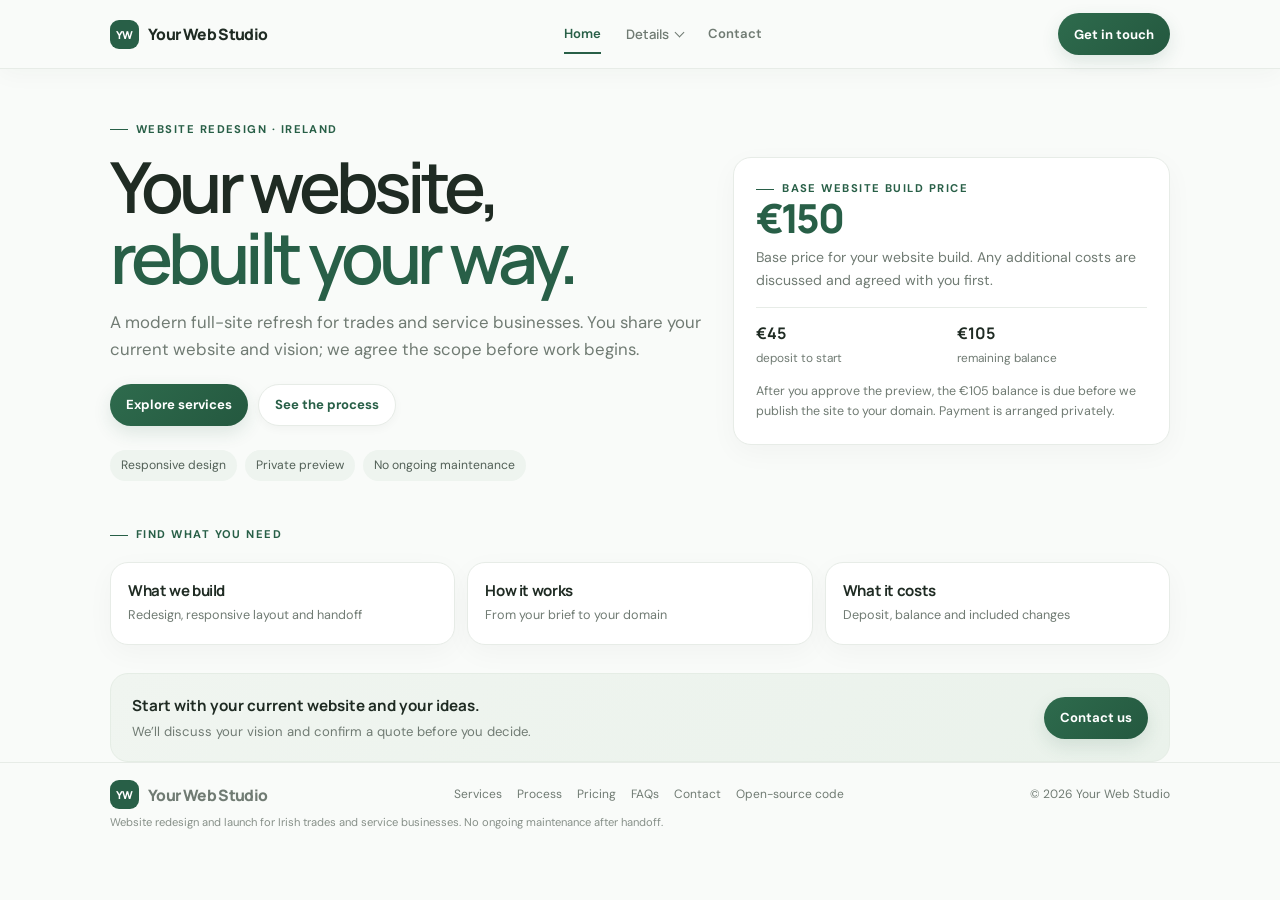
<file: index.html>
<!doctype html><html lang="en"><head><meta charset="utf-8"><meta name="viewport" content="width=device-width,initial-scale=1"><meta name="theme-color" content="#fbfcfa"><meta name="description" content="Website redesigns for Irish trades and service businesses. A clear €150 base website price, private preview and client-owned domain handoff."><title>Home — Your Web Studio</title><link rel="preconnect" href="https://fonts.googleapis.com"><link rel="preconnect" href="https://fonts.gstatic.com" crossorigin><link href="https://fonts.googleapis.com/css2?family=DM+Sans:wght@400;500;600;700&family=Manrope:wght@400;500;600;700;800&display=swap" rel="stylesheet"><link rel="stylesheet" href="styles.css"></head><body>
<header class="site-header"><div class="wrap nav"><a class="brand" href="index.html"><span class="brand-mark">YW</span><span>Your Web Studio</span></a><nav class="nav-links" aria-label="Main navigation"><a href="index.html" aria-current="page">Home</a><details class="nav-dropdown"><summary>Details</summary><div class="dropdown-menu"><a href="services.html">Services</a><a href="process.html">Process</a><a href="pricing.html">Pricing</a><a href="faqs.html">FAQs</a></div></details><a href="contact.html">Contact</a></nav><a class="nav-cta" href="contact.html">Get in touch</a></div></header>
<main><section class="hero"><div class="wrap hero-grid"><div class="hero-copy"><div class="eyebrow">Website redesign · Ireland</div><h1>Your website,<br><em>rebuilt your way.</em></h1><p>A modern full-site refresh for trades and service businesses. You share your current website and vision; we agree the scope before work begins.</p><div class="actions"><a class="button" href="services.html">Explore services</a><a class="button secondary" href="process.html">See the process</a></div><div class="highlights"><span>Responsive design</span><span>Private preview</span><span>No ongoing maintenance</span></div></div><aside class="price-panel"><div class="eyebrow">Base website build price</div><div class="price">€150</div><p>Base price for your website build. Any additional costs are discussed and agreed with you first.</p><div class="price-split"><div><strong>€45</strong><span>deposit to start</span></div><div><strong>€105</strong><span>remaining balance</span></div></div><div class="small-note">After you approve the preview, the €105 balance is due before we publish the site to your domain. Payment is arranged privately.</div></aside></div></section>
<section class="wrap"><div class="eyebrow">Find what you need</div><div class="home-links"><a class="home-link" href="services.html"><strong>What we build</strong><span>Redesign, responsive layout and handoff</span></a><a class="home-link" href="process.html"><strong>How it works</strong><span>From your brief to your domain</span></a><a class="home-link" href="pricing.html"><strong>What it costs</strong><span>Deposit, balance and included changes</span></a></div><div class="home-contact"><div><strong>Start with your current website and your ideas.</strong><p>We’ll discuss your vision and confirm a quote before you decide.</p></div><a class="button" href="contact.html">Contact us</a></div></section></main>
<footer class="footer"><div class="wrap"><div class="footer-inner"><a class="brand" href="index.html"><span class="brand-mark">YW</span><span>Your Web Studio</span></a><div class="footer-links"><a href="services.html">Services</a><a href="process.html">Process</a><a href="pricing.html">Pricing</a><a href="faqs.html">FAQs</a><a href="contact.html">Contact</a><a href="https://github.com/odysseyjakub/greatmaster7524demo">Open-source code</a></div><span>© <span id="year">2026</span> Your Web Studio</span></div><div class="foot-note">Website redesign and launch for Irish trades and service businesses. No ongoing maintenance after handoff.</div></div></footer><script>document.getElementById('year').textContent=new Date().getFullYear();</script></body></html>
</file>
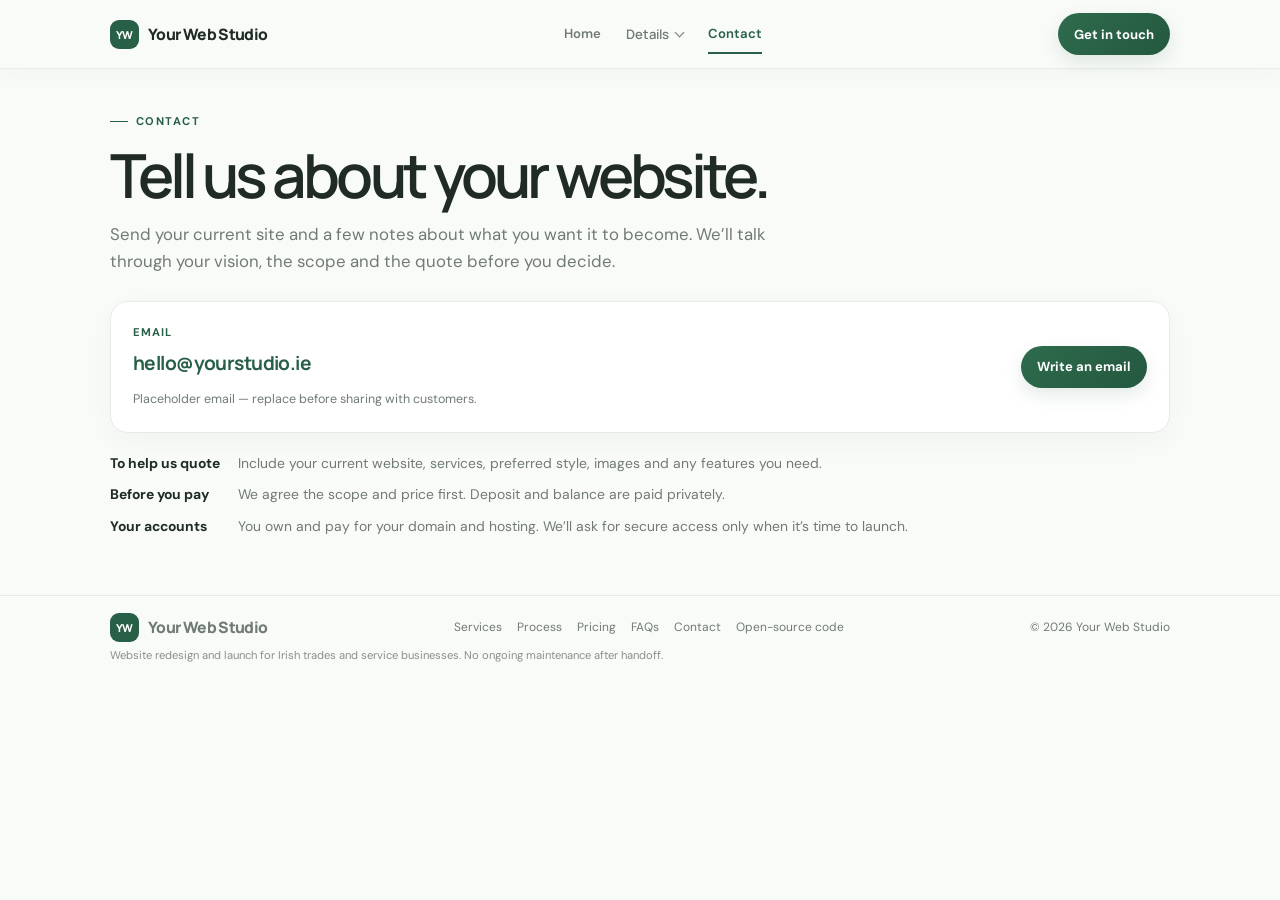
<file: contact.html>
<!doctype html><html lang="en"><head><meta charset="utf-8"><meta name="viewport" content="width=device-width,initial-scale=1"><meta name="theme-color" content="#fbfcfa"><meta name="description" content="Website redesigns for Irish trades and service businesses. A clear €150 project fee, private preview and client-owned domain handoff."><title>Contact — Your Web Studio</title><link rel="preconnect" href="https://fonts.googleapis.com"><link rel="preconnect" href="https://fonts.gstatic.com" crossorigin><link href="https://fonts.googleapis.com/css2?family=DM+Sans:wght@400;500;600;700&family=Manrope:wght@400;500;600;700;800&display=swap" rel="stylesheet"><link rel="stylesheet" href="styles.css"></head><body><header class="site-header"><div class="wrap nav"><a class="brand" href="index.html"><span class="brand-mark">YW</span><span>Your Web Studio</span></a><nav class="nav-links" aria-label="Main navigation"><a href="index.html">Home</a><details class="nav-dropdown"><summary>Details</summary><div class="dropdown-menu"><a href="services.html">Services</a><a href="process.html">Process</a><a href="pricing.html">Pricing</a><a href="faqs.html">FAQs</a></div></details><a href="contact.html" aria-current="page">Contact</a></nav><a class="nav-cta" href="contact.html">Get in touch</a></div></header><main><section class="page"><div class="wrap"><div class="page-head"><div class="eyebrow">Contact</div><h1 class="page-title">Tell us about your website.</h1><p class="lead">Send your current site and a few notes about what you want it to become. We’ll talk through your vision, the scope and the quote before you decide.</p></div><div class="contact-card"><div><div class="card-kicker">Email</div><a class="contact-email" href="mailto:hello@yourstudio.ie?subject=Website%20redesign%20enquiry">hello@yourstudio.ie</a><div class="small-note">Placeholder email — replace before sharing with customers.</div></div><a class="button" href="mailto:hello@yourstudio.ie?subject=Website%20redesign%20enquiry">Write an email</a></div><div class="contact-details"><div class="detail"><b>To help us quote</b><span>Include your current website, services, preferred style, images and any features you need.</span></div><div class="detail"><b>Before you pay</b><span>We agree the scope and price first. Deposit and balance are paid privately.</span></div><div class="detail"><b>Your accounts</b><span>You own and pay for your domain and hosting. We’ll ask for secure access only when it’s time to launch.</span></div></div></div></section></main><footer class="footer"><div class="wrap"><div class="footer-inner"><a class="brand" href="index.html"><span class="brand-mark">YW</span><span>Your Web Studio</span></a><div class="footer-links"><a href="services.html">Services</a><a href="process.html">Process</a><a href="pricing.html">Pricing</a><a href="faqs.html">FAQs</a><a href="contact.html">Contact</a><a href="https://github.com/odysseyjakub/greatmaster7524demo">Open-source code</a></div><span>© <span id="year">2026</span> Your Web Studio</span></div><div class="foot-note">Website redesign and launch for Irish trades and service businesses. No ongoing maintenance after handoff.</div></div></footer><script>document.getElementById('year').textContent=new Date().getFullYear();</script></body></html>
</file>
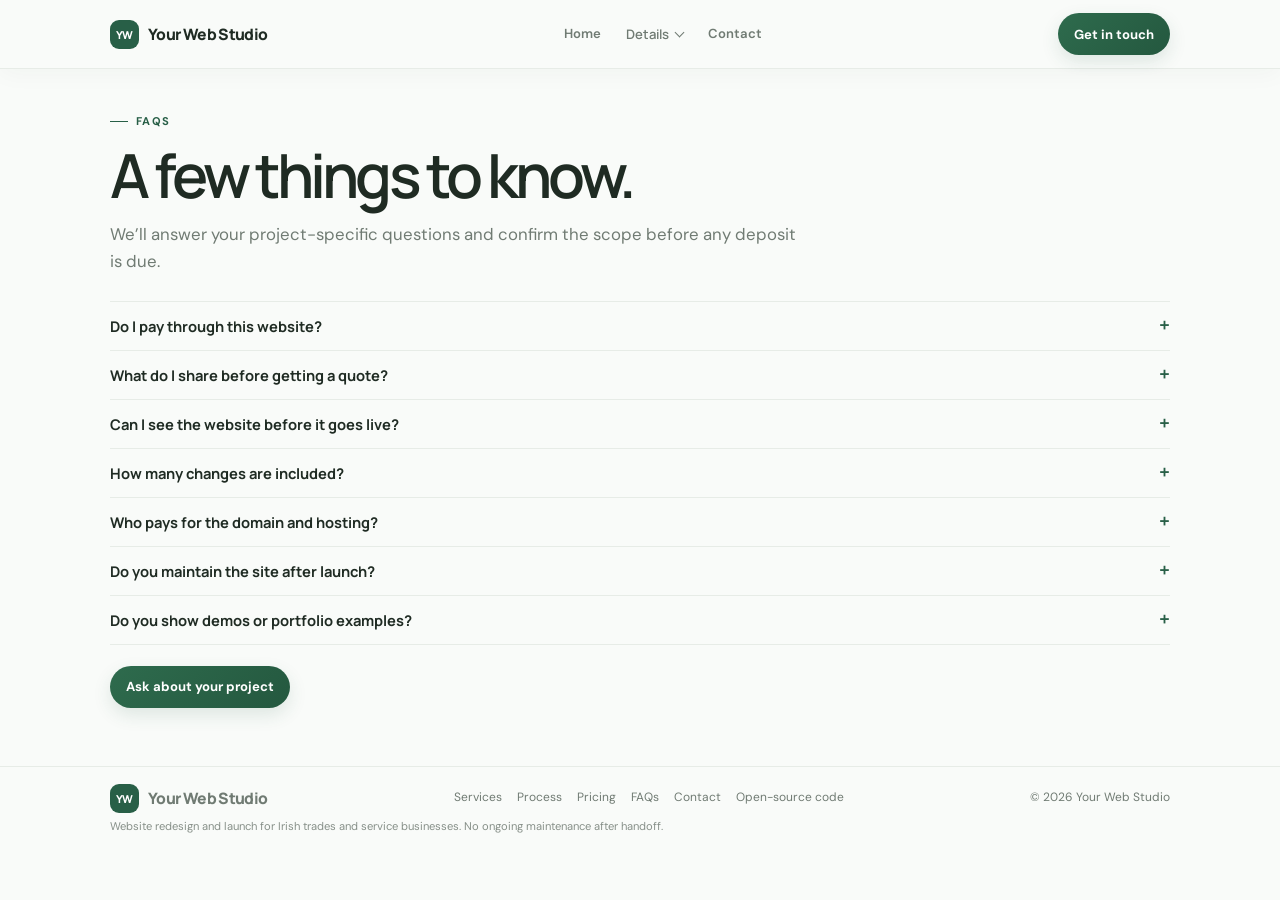
<file: faqs.html>
<!doctype html><html lang="en"><head><meta charset="utf-8"><meta name="viewport" content="width=device-width,initial-scale=1"><meta name="theme-color" content="#fbfcfa"><meta name="description" content="Website redesigns for Irish trades and service businesses. A clear €150 project fee, private preview and client-owned domain handoff."><title>FAQs — Your Web Studio</title><link rel="preconnect" href="https://fonts.googleapis.com"><link rel="preconnect" href="https://fonts.gstatic.com" crossorigin><link href="https://fonts.googleapis.com/css2?family=DM+Sans:wght@400;500;600;700&family=Manrope:wght@400;500;600;700;800&display=swap" rel="stylesheet"><link rel="stylesheet" href="styles.css"></head><body><header class="site-header"><div class="wrap nav"><a class="brand" href="index.html"><span class="brand-mark">YW</span><span>Your Web Studio</span></a><nav class="nav-links" aria-label="Main navigation"><a href="index.html">Home</a><details class="nav-dropdown"><summary>Details</summary><div class="dropdown-menu"><a href="services.html">Services</a><a href="process.html">Process</a><a href="pricing.html">Pricing</a><a href="faqs.html" aria-current="page">FAQs</a></div></details><a href="contact.html">Contact</a></nav><a class="nav-cta" href="contact.html">Get in touch</a></div></header><main><section class="page"><div class="wrap"><div class="page-head"><div class="eyebrow">FAQs</div><h1 class="page-title">A few things to know.</h1><p class="lead">We’ll answer your project-specific questions and confirm the scope before any deposit is due.</p></div><div class="faq"><details><summary>Do I pay through this website?<span class="plus">+</span></summary><p>No. There is no checkout here. If we agree to work together, payment is arranged privately using a method that works for both of us.</p></details><details><summary>What do I share before getting a quote?<span class="plus">+</span></summary><p>Send your current website and describe what you want to change. You can also share your preferred style, images and features.</p></details><details><summary>Can I see the website before it goes live?<span class="plus">+</span></summary><p>Yes. You receive a private preview on a temporary link. After approval, the €105 remaining balance is due before we publish the site to your domain.</p></details><details><summary>How many changes are included?<span class="plus">+</span></summary><p>One revision round is included in the agreed project. We price any further rounds or additional work with you before proceeding.</p></details><details><summary>Who pays for the domain and hosting?<span class="plus">+</span></summary><p>You own and pay for your domain and hosting. For launch, provide access using a secure invite or account permission rather than sending a password in a public message.</p></details><details><summary>Do you maintain the site after launch?<span class="plus">+</span></summary><p>No. The project ends with launch and handoff. We explain the site's features and editing, and share its open-source code on GitHub for future changes.</p></details><details><summary>Do you show demos or portfolio examples?<span class="plus">+</span></summary><p>We don’t publish demos or portfolio examples by default. Your own site is shared through a private preview while we work on your project.</p></details></div><div class="actions"><a class="button" href="contact.html">Ask about your project</a></div></div></section></main><footer class="footer"><div class="wrap"><div class="footer-inner"><a class="brand" href="index.html"><span class="brand-mark">YW</span><span>Your Web Studio</span></a><div class="footer-links"><a href="services.html">Services</a><a href="process.html">Process</a><a href="pricing.html">Pricing</a><a href="faqs.html">FAQs</a><a href="contact.html">Contact</a><a href="https://github.com/odysseyjakub/greatmaster7524demo">Open-source code</a></div><span>© <span id="year">2026</span> Your Web Studio</span></div><div class="foot-note">Website redesign and launch for Irish trades and service businesses. No ongoing maintenance after handoff.</div></div></footer><script>document.getElementById('year').textContent=new Date().getFullYear();</script></body></html>
</file>
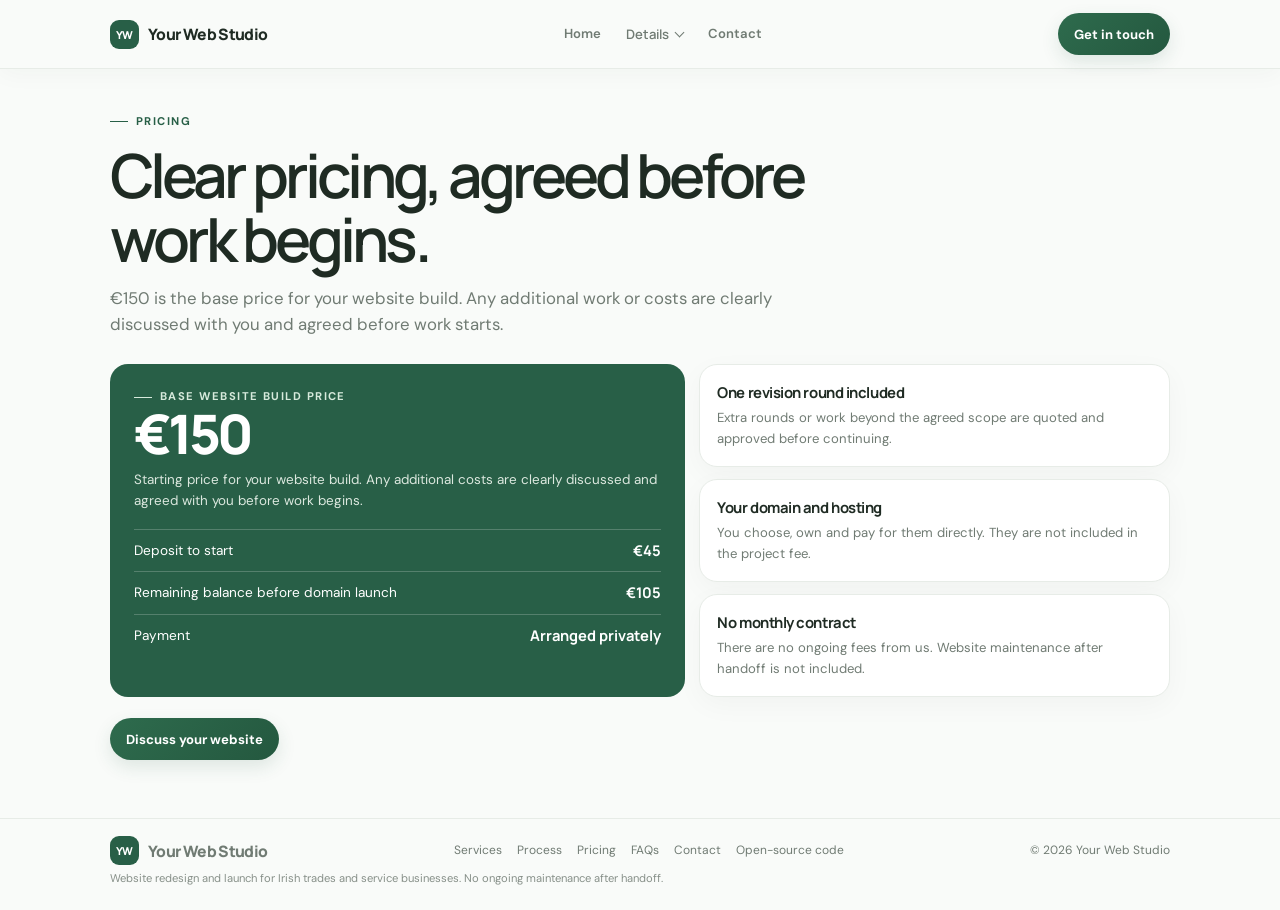
<file: pricing.html>
<!doctype html><html lang="en"><head><meta charset="utf-8"><meta name="viewport" content="width=device-width,initial-scale=1"><meta name="theme-color" content="#fbfcfa"><meta name="description" content="Website redesigns for Irish trades and service businesses. A clear €150 project fee, private preview and client-owned domain handoff."><title>Pricing — Your Web Studio</title><link rel="preconnect" href="https://fonts.googleapis.com"><link rel="preconnect" href="https://fonts.gstatic.com" crossorigin><link href="https://fonts.googleapis.com/css2?family=DM+Sans:wght@400;500;600;700&family=Manrope:wght@400;500;600;700;800&display=swap" rel="stylesheet"><link rel="stylesheet" href="styles.css"></head><body><header class="site-header"><div class="wrap nav"><a class="brand" href="index.html"><span class="brand-mark">YW</span><span>Your Web Studio</span></a><nav class="nav-links" aria-label="Main navigation"><a href="index.html">Home</a><details class="nav-dropdown"><summary>Details</summary><div class="dropdown-menu"><a href="services.html">Services</a><a href="process.html">Process</a><a href="pricing.html" aria-current="page">Pricing</a><a href="faqs.html">FAQs</a></div></details><a href="contact.html">Contact</a></nav><a class="nav-cta" href="contact.html">Get in touch</a></div></header><main><section class="page"><div class="wrap"><div class="page-head"><div class="eyebrow">Pricing</div><h1 class="page-title">Clear pricing, agreed before work begins.</h1><p class="lead">€150 is the base price for your website build. Any additional work or costs are clearly discussed with you and agreed before work starts.</p></div><div class="pricing-layout"><div class="price-card"><div class="eyebrow" style="color:#d7eadc">Base website build price</div><div class="price">€150</div><p>Starting price for your website build. Any additional costs are clearly discussed and agreed with you before work begins.</p><div class="price-row"><span>Deposit to start</span><strong>€45</strong></div><div class="price-row"><span>Remaining balance before domain launch</span><strong>€105</strong></div><div class="price-row"><span>Payment</span><strong>Arranged privately</strong></div></div><div class="pricing-points"><article class="card"><h2>One revision round included</h2><p>Extra rounds or work beyond the agreed scope are quoted and approved before continuing.</p></article><article class="card"><h2>Your domain and hosting</h2><p>You choose, own and pay for them directly. They are not included in the project fee.</p></article><article class="card"><h2>No monthly contract</h2><p>There are no ongoing fees from us. Website maintenance after handoff is not included.</p></article></div></div><div class="actions"><a class="button" href="contact.html">Discuss your website</a></div></div></section></main><footer class="footer"><div class="wrap"><div class="footer-inner"><a class="brand" href="index.html"><span class="brand-mark">YW</span><span>Your Web Studio</span></a><div class="footer-links"><a href="services.html">Services</a><a href="process.html">Process</a><a href="pricing.html">Pricing</a><a href="faqs.html">FAQs</a><a href="contact.html">Contact</a><a href="https://github.com/odysseyjakub/greatmaster7524demo">Open-source code</a></div><span>© <span id="year">2026</span> Your Web Studio</span></div><div class="foot-note">Website redesign and launch for Irish trades and service businesses. No ongoing maintenance after handoff.</div></div></footer><script>document.getElementById('year').textContent=new Date().getFullYear();</script></body></html>
</file>
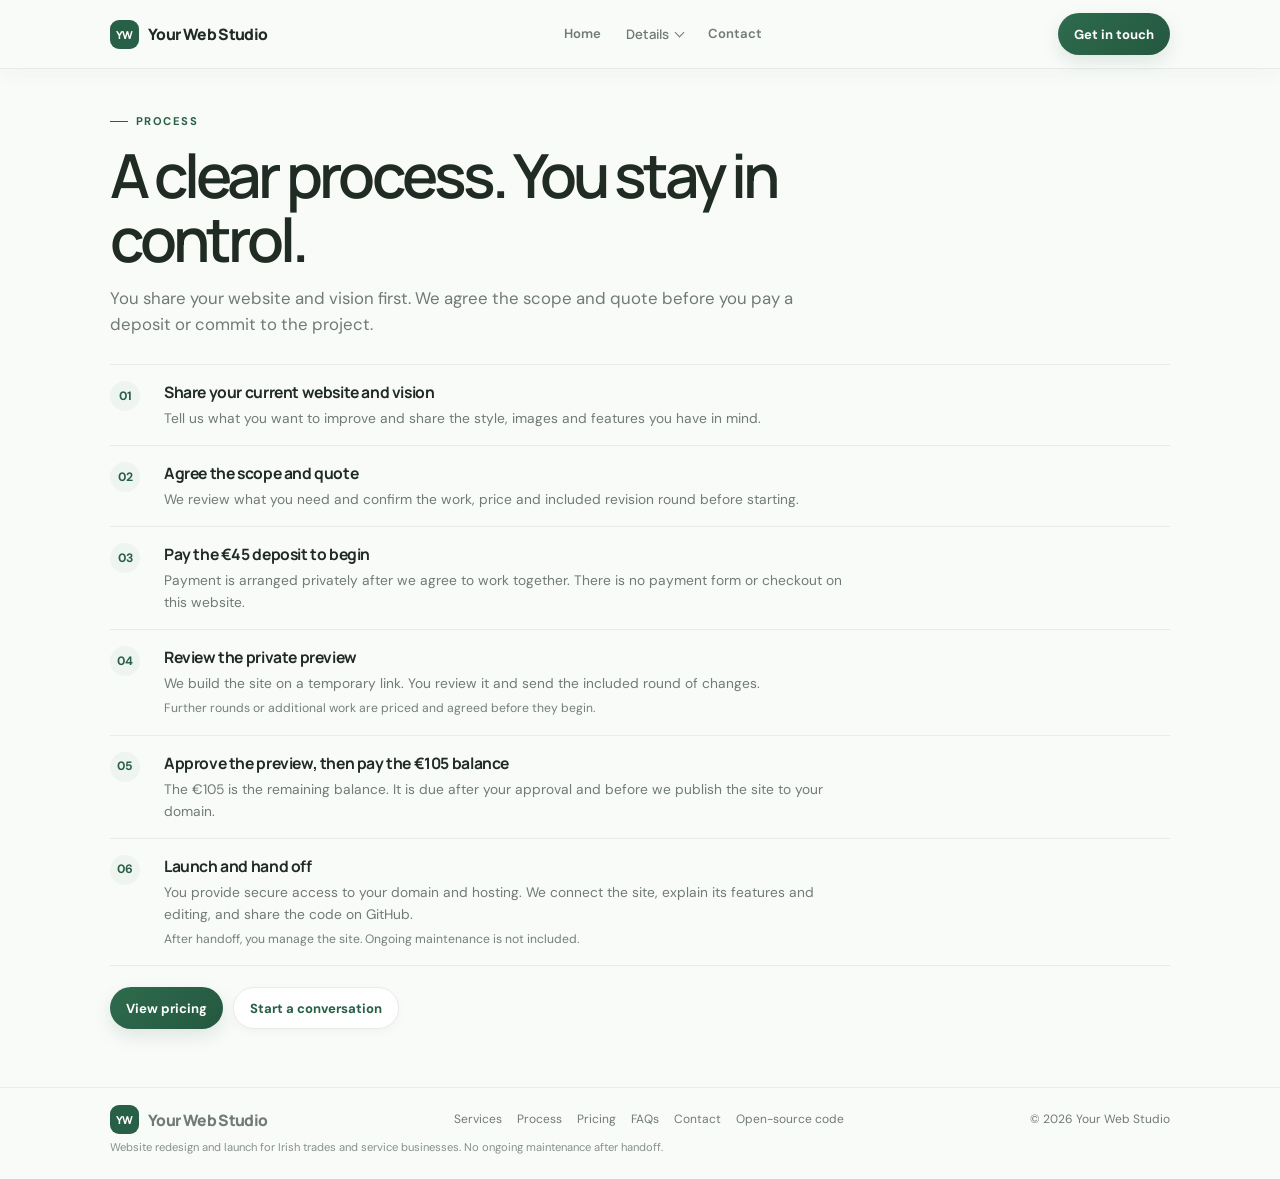
<file: process.html>
<!doctype html><html lang="en"><head><meta charset="utf-8"><meta name="viewport" content="width=device-width,initial-scale=1"><meta name="theme-color" content="#fbfcfa"><meta name="description" content="Website redesigns for Irish trades and service businesses. A clear €150 project fee, private preview and client-owned domain handoff."><title>Process — Your Web Studio</title><link rel="preconnect" href="https://fonts.googleapis.com"><link rel="preconnect" href="https://fonts.gstatic.com" crossorigin><link href="https://fonts.googleapis.com/css2?family=DM+Sans:wght@400;500;600;700&family=Manrope:wght@400;500;600;700;800&display=swap" rel="stylesheet"><link rel="stylesheet" href="styles.css"></head><body><header class="site-header"><div class="wrap nav"><a class="brand" href="index.html"><span class="brand-mark">YW</span><span>Your Web Studio</span></a><nav class="nav-links" aria-label="Main navigation"><a href="index.html">Home</a><details class="nav-dropdown"><summary>Details</summary><div class="dropdown-menu"><a href="services.html">Services</a><a href="process.html" aria-current="page">Process</a><a href="pricing.html">Pricing</a><a href="faqs.html">FAQs</a></div></details><a href="contact.html">Contact</a></nav><a class="nav-cta" href="contact.html">Get in touch</a></div></header><main><section class="page"><div class="wrap"><div class="page-head"><div class="eyebrow">Process</div><h1 class="page-title">A clear process. You stay in control.</h1><p class="lead">You share your website and vision first. We agree the scope and quote before you pay a deposit or commit to the project.</p></div><div class="steps"><article class="step"><div class="step-num">01</div><div><h2>Share your current website and vision</h2><p>Tell us what you want to improve and share the style, images and features you have in mind.</p></div></article><article class="step"><div class="step-num">02</div><div><h2>Agree the scope and quote</h2><p>We review what you need and confirm the work, price and included revision round before starting.</p></div></article><article class="step"><div class="step-num">03</div><div><h2>Pay the €45 deposit to begin</h2><p>Payment is arranged privately after we agree to work together. There is no payment form or checkout on this website.</p></div></article><article class="step"><div class="step-num">04</div><div><h2>Review the private preview</h2><p>We build the site on a temporary link. You review it and send the included round of changes.</p><small>Further rounds or additional work are priced and agreed before they begin.</small></div></article><article class="step"><div class="step-num">05</div><div><h2>Approve the preview, then pay the €105 balance</h2><p>The €105 is the remaining balance. It is due after your approval and before we publish the site to your domain.</p></div></article><article class="step"><div class="step-num">06</div><div><h2>Launch and hand off</h2><p>You provide secure access to your domain and hosting. We connect the site, explain its features and editing, and share the code on GitHub.</p><small>After handoff, you manage the site. Ongoing maintenance is not included.</small></div></article></div><div class="actions"><a class="button" href="pricing.html">View pricing</a><a class="button secondary" href="contact.html">Start a conversation</a></div></div></section></main><footer class="footer"><div class="wrap"><div class="footer-inner"><a class="brand" href="index.html"><span class="brand-mark">YW</span><span>Your Web Studio</span></a><div class="footer-links"><a href="services.html">Services</a><a href="process.html">Process</a><a href="pricing.html">Pricing</a><a href="faqs.html">FAQs</a><a href="contact.html">Contact</a><a href="https://github.com/odysseyjakub/greatmaster7524demo">Open-source code</a></div><span>© <span id="year">2026</span> Your Web Studio</span></div><div class="foot-note">Website redesign and launch for Irish trades and service businesses. No ongoing maintenance after handoff.</div></div></footer><script>document.getElementById('year').textContent=new Date().getFullYear();</script></body></html>
</file>
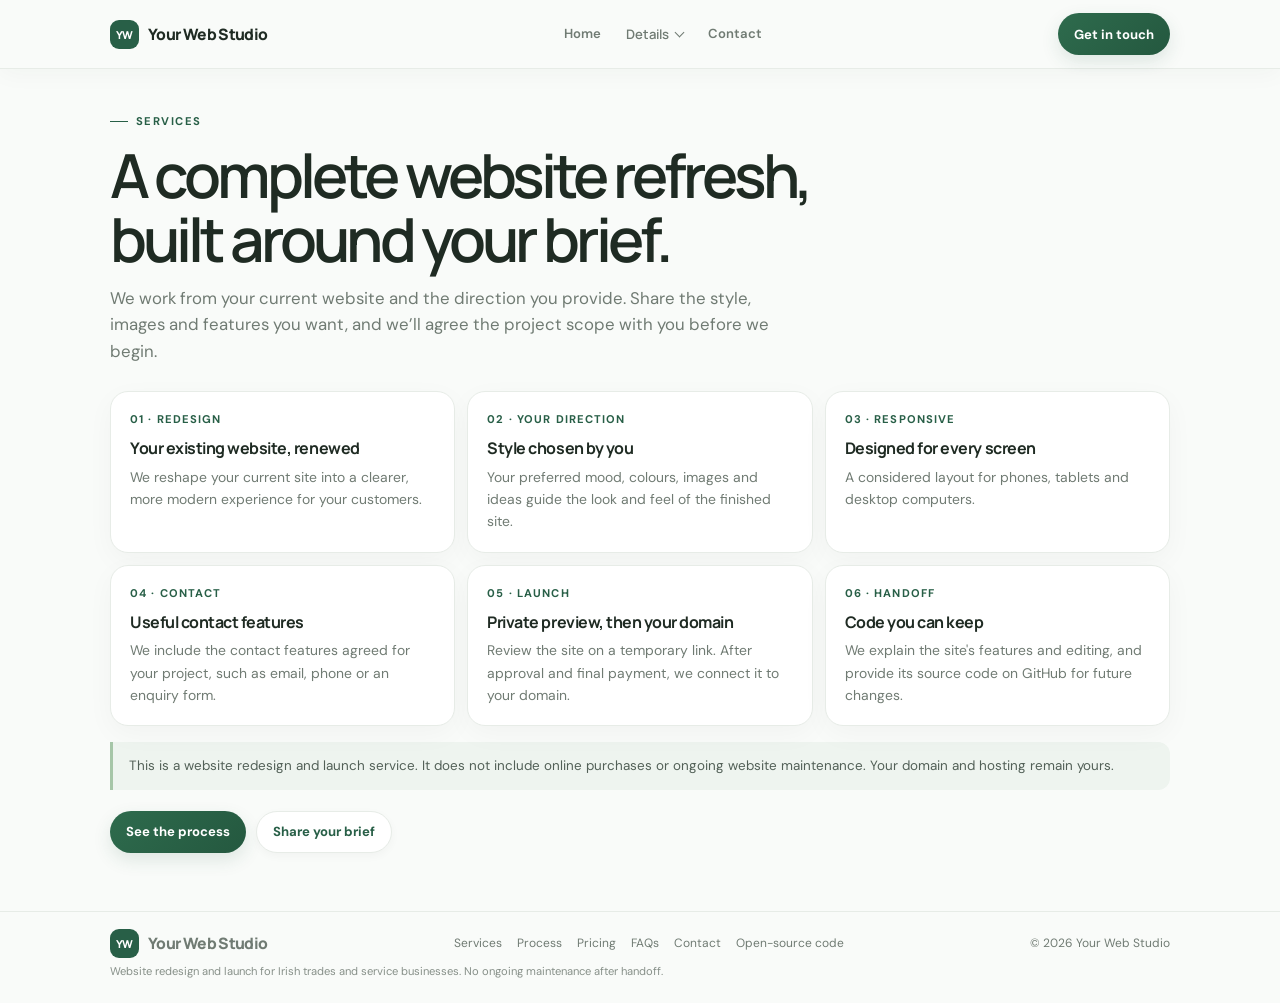
<file: services.html>
<!doctype html><html lang="en"><head><meta charset="utf-8"><meta name="viewport" content="width=device-width,initial-scale=1"><meta name="theme-color" content="#fbfcfa"><meta name="description" content="Website redesigns for Irish trades and service businesses. A clear €150 project fee, private preview and client-owned domain handoff."><title>Services — Your Web Studio</title><link rel="preconnect" href="https://fonts.googleapis.com"><link rel="preconnect" href="https://fonts.gstatic.com" crossorigin><link href="https://fonts.googleapis.com/css2?family=DM+Sans:wght@400;500;600;700&family=Manrope:wght@400;500;600;700;800&display=swap" rel="stylesheet"><link rel="stylesheet" href="styles.css"></head><body><header class="site-header"><div class="wrap nav"><a class="brand" href="index.html"><span class="brand-mark">YW</span><span>Your Web Studio</span></a><nav class="nav-links" aria-label="Main navigation"><a href="index.html">Home</a><details class="nav-dropdown"><summary>Details</summary><div class="dropdown-menu"><a href="services.html" aria-current="page">Services</a><a href="process.html">Process</a><a href="pricing.html">Pricing</a><a href="faqs.html">FAQs</a></div></details><a href="contact.html">Contact</a></nav><a class="nav-cta" href="contact.html">Get in touch</a></div></header><main><section class="page"><div class="wrap"><div class="page-head"><div class="eyebrow">Services</div><h1 class="page-title">A complete website refresh, built around your brief.</h1><p class="lead">We work from your current website and the direction you provide. Share the style, images and features you want, and we’ll agree the project scope with you before we begin.</p></div><div class="grid"><article class="card"><div class="card-kicker">01 · Redesign</div><h2>Your existing website, renewed</h2><p>We reshape your current site into a clearer, more modern experience for your customers.</p></article><article class="card"><div class="card-kicker">02 · Your direction</div><h2>Style chosen by you</h2><p>Your preferred mood, colours, images and ideas guide the look and feel of the finished site.</p></article><article class="card"><div class="card-kicker">03 · Responsive</div><h2>Designed for every screen</h2><p>A considered layout for phones, tablets and desktop computers.</p></article><article class="card"><div class="card-kicker">04 · Contact</div><h2>Useful contact features</h2><p>We include the contact features agreed for your project, such as email, phone or an enquiry form.</p></article><article class="card"><div class="card-kicker">05 · Launch</div><h2>Private preview, then your domain</h2><p>Review the site on a temporary link. After approval and final payment, we connect it to your domain.</p></article><article class="card"><div class="card-kicker">06 · Handoff</div><h2>Code you can keep</h2><p>We explain the site's features and editing, and provide its source code on GitHub for future changes.</p></article></div><div class="note-box">This is a website redesign and launch service. It does not include online purchases or ongoing website maintenance. Your domain and hosting remain yours.</div><div class="actions"><a class="button" href="process.html">See the process</a><a class="button secondary" href="contact.html">Share your brief</a></div></div></section></main><footer class="footer"><div class="wrap"><div class="footer-inner"><a class="brand" href="index.html"><span class="brand-mark">YW</span><span>Your Web Studio</span></a><div class="footer-links"><a href="services.html">Services</a><a href="process.html">Process</a><a href="pricing.html">Pricing</a><a href="faqs.html">FAQs</a><a href="contact.html">Contact</a><a href="https://github.com/odysseyjakub/greatmaster7524demo">Open-source code</a></div><span>© <span id="year">2026</span> Your Web Studio</span></div><div class="foot-note">Website redesign and launch for Irish trades and service businesses. No ongoing maintenance after handoff.</div></div></footer><script>document.getElementById('year').textContent=new Date().getFullYear();</script></body></html>
</file>
<file: styles.css>
:root{color-scheme:light;--ink:#202822;--muted:#68736c;--line:#e5e9e5;--paper:#fbfcfa;--green:#245d46;--green-dark:#194a37;--soft:#edf3ef;--radius:16px;--max:1060px}
*{box-sizing:border-box}html{scroll-behavior:smooth}body{margin:0;background:var(--paper);color:var(--ink);font:16px/1.6 "DM Sans",system-ui,sans-serif;-webkit-font-smoothing:antialiased}a{color:inherit}a:focus-visible{outline:3px solid #91bd9d;outline-offset:3px}.wrap{width:min(calc(100% - 36px),var(--max));margin-inline:auto}.serif{font-family:"Manrope","DM Sans",sans-serif;letter-spacing:-.05em}.site-header{position:sticky;top:0;z-index:10;background:rgba(251,252,250,.96);backdrop-filter:blur(12px);border-bottom:1px solid var(--line)}.nav{min-height:68px;display:flex;align-items:center;justify-content:space-between;gap:18px}.brand{display:inline-flex;align-items:center;gap:9px;font:800 .98rem "Manrope",sans-serif;letter-spacing:-.04em;text-decoration:none;white-space:nowrap}.brand-mark{display:grid;place-items:center;width:29px;height:29px;border-radius:9px;background:var(--green);color:white;font-size:.68rem;letter-spacing:-.03em}.nav-links{display:flex;align-items:center;justify-content:center;gap:clamp(12px,2vw,25px)}.nav-links>a,.nav-dropdown>summary{font-size:.82rem;font-weight:600;color:var(--muted);text-decoration:none;padding:8px 0;border-bottom:2px solid transparent;cursor:pointer}.nav-links>a:hover,.nav-links>a[aria-current="page"],.nav-dropdown>summary:hover,.nav-dropdown[open]>summary{color:var(--green)}.nav-links>a[aria-current="page"]{border-color:var(--green)}.nav-dropdown{position:relative}.nav-dropdown>summary{list-style:none}.nav-dropdown>summary::-webkit-details-marker{display:none}.nav-dropdown>summary:after{content:"";display:inline-block;width:6px;height:6px;margin:0 0 3px 7px;border-right:1.5px solid currentColor;border-bottom:1.5px solid currentColor;transform:rotate(45deg)}.dropdown-menu{position:absolute;top:calc(100% + 7px);left:50%;transform:translateX(-50%);min-width:175px;padding:6px;background:#fff;border:1px solid var(--line);border-radius:12px;box-shadow:0 12px 30px rgba(32,40,34,.1);z-index:20}.dropdown-menu a{display:block;padding:8px 10px;border-radius:7px;color:var(--muted);font-size:.8rem;text-decoration:none}.dropdown-menu a:hover,.dropdown-menu a[aria-current="page"]{color:var(--green);background:var(--soft)}.nav-cta,.button{display:inline-flex;align-items:center;justify-content:center;min-height:42px;padding:0 16px;border-radius:999px;background:var(--green);color:#fff;text-decoration:none;font-size:.82rem;font-weight:700;white-space:nowrap}.nav-cta:hover,.button:hover{background:var(--green-dark)}.button.secondary{background:#fff;color:var(--green);border:1px solid var(--line)}.button.secondary:hover{background:var(--soft)}
.page{padding:44px 0 58px}.eyebrow{display:flex;align-items:center;gap:8px;color:var(--green);font-size:.7rem;font-weight:700;text-transform:uppercase;letter-spacing:.13em}.eyebrow:before{content:"";width:18px;height:1px;background:currentColor}.page-title{font:600 clamp(2.25rem,5.2vw,3.8rem)/1.05 "Manrope",sans-serif;letter-spacing:-.065em;margin:12px 0 14px;max-width:800px}.lead{max-width:690px;margin:0;color:var(--muted);font-size:1.05rem}.page-head{margin-bottom:26px}.hero{padding:52px 0 45px}.hero-grid{display:grid;grid-template-columns:1.15fr .85fr;align-items:center;gap:32px}.hero h1{font:600 clamp(2.6rem,6vw,4.4rem)/1.01 "Manrope",sans-serif;letter-spacing:-.068em;margin:12px 0 16px;max-width:700px}.hero h1 em{font-style:normal;color:var(--green)}.hero-copy>p{max-width:600px;color:var(--muted);margin:0;font-size:1.05rem}.actions{display:flex;align-items:center;gap:10px;flex-wrap:wrap;margin-top:21px}.price-panel{background:#fff;border:1px solid var(--line);border-radius:var(--radius);padding:22px}.price-panel .price{font:800 2.5rem/1 "Manrope",sans-serif;letter-spacing:-.07em;color:var(--green)}.price-panel p{margin:8px 0 16px;color:var(--muted);font-size:.88rem}.price-split{display:grid;grid-template-columns:1fr 1fr;border-top:1px solid var(--line);padding-top:14px;gap:10px}.price-split strong{display:block;font:700 1rem "Manrope",sans-serif}.price-split span{font-size:.74rem;color:var(--muted)}.small-note{font-size:.78rem;color:var(--muted);margin-top:12px}.highlights{display:flex;flex-wrap:wrap;gap:8px;margin-top:24px}.highlights span{font-size:.76rem;color:#526057;background:var(--soft);border-radius:999px;padding:6px 11px}.home-links{display:grid;grid-template-columns:repeat(3,1fr);gap:12px;margin-top:18px}.home-link{display:block;padding:17px;background:white;border:1px solid var(--line);border-radius:var(--radius);text-decoration:none}.home-link:hover{border-color:#b8cabc}.home-link strong{display:block;font:700 .94rem "Manrope",sans-serif;letter-spacing:-.025em}.home-link span{font-size:.79rem;color:var(--muted)}.home-contact{display:flex;align-items:center;justify-content:space-between;gap:18px;margin-top:28px;padding:19px 21px;background:#eef3ef;border-radius:var(--radius)}.home-contact strong{font:700 .95rem "Manrope",sans-serif}.home-contact p{margin:3px 0 0;color:var(--muted);font-size:.82rem}
.grid{display:grid;grid-template-columns:repeat(3,minmax(0,1fr));gap:12px}.card{background:#fff;border:1px solid var(--line);border-radius:var(--radius);padding:19px}.card h2,.card h3{font:700 1rem/1.3 "Manrope",sans-serif;letter-spacing:-.03em;margin:0 0 7px}.card p{font-size:.87rem;color:var(--muted);margin:0}.card-kicker{color:var(--green);font-size:.7rem;font-weight:700;text-transform:uppercase;letter-spacing:.1em;margin-bottom:9px}.note-box{margin-top:16px;border-left:3px solid #a6c6a8;background:var(--soft);padding:13px 16px;border-radius:0 12px 12px 0;color:#526057;font-size:.84rem}.list{margin:0;padding-left:19px;color:var(--muted);font-size:.9rem}.list li+li{margin-top:5px}.steps{border-top:1px solid var(--line)}.step{display:grid;grid-template-columns:42px minmax(0,1fr);gap:12px;padding:16px 0;border-bottom:1px solid var(--line)}.step-num{display:grid;place-items:center;width:30px;height:30px;border-radius:50%;background:var(--soft);color:var(--green);font-size:.76rem;font-weight:700}.step h2{font:700 .98rem "Manrope",sans-serif;letter-spacing:-.025em;margin:0 0 4px}.step p{font-size:.86rem;color:var(--muted);margin:0;max-width:700px}.step small{display:block;color:#748078;font-size:.76rem;margin-top:5px}.pricing-layout{display:grid;grid-template-columns:1.1fr .9fr;gap:14px;align-items:stretch}.price-card{background:var(--green);color:white;border-radius:var(--radius);padding:24px}.price-card .price{font:800 3.4rem/1 "Manrope",sans-serif;letter-spacing:-.075em}.price-card p{color:#dce8df;font-size:.84rem;margin:8px 0 17px}.price-row{display:flex;justify-content:space-between;gap:15px;padding:10px 0;border-top:1px solid #ffffff35;font-size:.85rem}.price-row strong{font:700 .92rem "Manrope",sans-serif}.pricing-points{display:grid;gap:12px}.pricing-points .card{padding:17px}.pricing-points h2{font:700 .93rem "Manrope",sans-serif;margin:0 0 5px}.pricing-points p{font-size:.82rem;color:var(--muted);margin:0}.contact-card{display:flex;align-items:center;justify-content:space-between;gap:22px;padding:22px;background:#fff;border:1px solid var(--line);border-radius:var(--radius);margin-top:21px}.contact-email{font:700 1.2rem "Manrope",sans-serif;letter-spacing:-.03em;color:var(--green);text-decoration:none;overflow-wrap:anywhere}.contact-details{display:grid;gap:9px;margin-top:19px}.detail{display:flex;gap:10px;align-items:flex-start;color:var(--muted);font-size:.87rem}.detail b{color:var(--ink);min-width:118px}.faq{border-top:1px solid var(--line)}details{border-bottom:1px solid var(--line);padding:14px 0}summary{list-style:none;cursor:pointer;display:flex;align-items:center;justify-content:space-between;gap:15px;font:700 .92rem "Manrope",sans-serif}summary::-webkit-details-marker{display:none}.plus{color:var(--green);font-size:1.2rem;line-height:1}details[open] .plus{transform:rotate(45deg)}details p{max-width:730px;color:var(--muted);font-size:.85rem;margin:8px 24px 0 0}.footer{border-top:1px solid var(--line);padding:17px 0 22px}.footer-inner{display:flex;align-items:center;justify-content:space-between;gap:16px;flex-wrap:wrap;color:var(--muted);font-size:.75rem}.footer-links{display:flex;gap:15px;flex-wrap:wrap}.footer a{text-decoration:none}.footer a:hover{color:var(--green)}.foot-note{font-size:.7rem;color:#879089;margin-top:5px}
@media(max-width:820px){.nav{flex-wrap:wrap;gap:0 15px;padding:10px 0}.nav-links{order:3;width:100%;justify-content:flex-start;gap:22px;padding-top:5px}.nav-links>a,.nav-dropdown>summary{font-size:.77rem}.hero-grid{grid-template-columns:1fr .8fr;gap:18px}.page{padding-top:34px}.grid{grid-template-columns:repeat(2,minmax(0,1fr))}}
@media(max-width:560px){.wrap{width:min(calc(100% - 28px),var(--max))}.nav{min-height:auto}.brand{font-size:.9rem}.nav-cta{min-height:38px;padding:0 12px;font-size:.76rem}.nav-links>a,.nav-dropdown>summary{font-size:.74rem;padding:5px 0}.hero{padding:34px 0 28px}.hero-grid,.pricing-layout{grid-template-columns:1fr}.hero h1{font-size:clamp(2.5rem,12vw,3.3rem)}.hero-copy>p,.lead{font-size:.95rem}.price-panel{padding:18px}.price-panel .price{font-size:2.15rem}.page{padding:32px 0 44px}.page-title{font-size:2.45rem}.page-head{margin-bottom:20px}.grid,.home-links{grid-template-columns:1fr}.card{padding:16px}.home-contact,.contact-card{align-items:flex-start;flex-direction:column}.home-contact .button{width:100%}.step{grid-template-columns:34px 1fr;gap:10px;padding:13px 0}.footer-inner{align-items:flex-start;flex-direction:column}.footer-links{gap:12px}.price-card{padding:20px}}
@media(prefers-reduced-motion:reduce){html{scroll-behavior:auto}}


/* Soft, polished finishing pass */
:root{--ink:#1f2b23;--muted:#707b73;--line:#e7ece7;--paper:#f9fbf9;--green:#285f47;--green-dark:#1c4935;--soft:#eef4ef;--radius:18px}
.site-header{background:rgba(249,251,249,.92);box-shadow:0 5px 24px rgba(34,54,40,.035)}
.nav-links>a,.nav-dropdown>summary{transition:color .18s ease,border-color .18s ease}
.nav-cta,.button{background:linear-gradient(135deg,#2e6b4d,#24583f);box-shadow:0 7px 18px rgba(36,93,70,.13);transition:transform .2s cubic-bezier(.2,.75,.25,1),box-shadow .2s ease,background .2s ease}
.nav-cta:hover,.button:hover{transform:translateY(-2px);box-shadow:0 10px 23px rgba(36,93,70,.2)}
.button.secondary{box-shadow:0 3px 10px rgba(32,40,34,.035);transition:transform .2s ease,box-shadow .2s ease,background .2s ease}
.button.secondary:hover{transform:translateY(-2px);box-shadow:0 8px 18px rgba(32,40,34,.07)}
.price-panel,.home-link,.card,.contact-card{box-shadow:0 8px 28px rgba(32,40,34,.035);transition:transform .22s cubic-bezier(.2,.75,.25,1),box-shadow .22s ease,border-color .22s ease}
.home-link:hover,.card:hover,.price-panel:hover,.contact-card:hover{transform:translateY(-2px);box-shadow:0 14px 34px rgba(32,40,34,.075);border-color:#d8e3d9}
.home-contact{background:linear-gradient(135deg,#f0f5f0,#eaf2eb);border:1px solid #e5ede5}
.dropdown-menu{border-radius:14px;box-shadow:0 16px 36px rgba(27,48,34,.13)}
.dropdown-menu a{transition:background .16s ease,color .16s ease,transform .16s ease}
.dropdown-menu a:hover{transform:translateX(2px)}
.nav-dropdown[open] .dropdown-menu{animation:menu-appear .17s cubic-bezier(.2,.75,.25,1) both;transform-origin:top center}
@keyframes menu-appear{from{opacity:0;transform:translate(-50%,-5px) scale(.98)}to{opacity:1;transform:translate(-50%,0) scale(1)}}
@keyframes content-appear{from{opacity:0;transform:translateY(8px)}to{opacity:1;transform:translateY(0)}}
.hero-copy,.price-panel,.page-head{animation:content-appear .5s cubic-bezier(.2,.75,.25,1) both}
.price-panel{animation-delay:.07s}
.home-links .home-link{animation:content-appear .45s cubic-bezier(.2,.75,.25,1) both}
.home-links .home-link:nth-child(2){animation-delay:.06s}.home-links .home-link:nth-child(3){animation-delay:.12s}
@media(max-width:820px){.nav{flex-wrap:nowrap;gap:10px;padding:9px 0;min-height:60px}.nav-links{order:0;width:auto;flex:0 1 auto;justify-content:flex-start;gap:clamp(8px,1.7vw,15px);padding:0}.brand{font-size:clamp(.74rem,1.7vw,.9rem);gap:6px}.brand-mark{width:26px;height:26px}.nav-links>a,.nav-dropdown>summary{font-size:clamp(.65rem,1.6vw,.77rem)}}
@media(max-width:560px){.nav{gap:6px;min-height:54px}.brand{font-size:.74rem;gap:5px}.brand-mark{width:24px;height:24px}.nav-cta{display:none}.nav-links{gap:8px;flex:0 0 auto}.nav-links>a,.nav-dropdown>summary{font-size:.69rem;padding:5px 0}.dropdown-menu{left:auto;right:0;transform:none}.nav-dropdown[open] .dropdown-menu{animation:mobile-menu-appear .17s cubic-bezier(.2,.75,.25,1) both}@keyframes mobile-menu-appear{from{opacity:0;transform:translateY(-5px) scale(.98)}to{opacity:1;transform:translateY(0) scale(1)}}}
@media(prefers-reduced-motion:reduce){*,*::before,*::after{animation-duration:.01ms!important;animation-iteration-count:1!important;scroll-behavior:auto!important;transition-duration:.01ms!important}}


/* Keep the navigation dropdown independent from FAQ disclosure styling. */
.nav-dropdown{border:0;padding:0;margin:0}
.nav-dropdown>summary{display:inline-flex;align-items:center;justify-content:flex-start;gap:0;width:auto;border:0;padding:8px 0;margin:0;line-height:1.4}
.nav-dropdown[open]>summary{border-bottom:0}
.nav-dropdown>summary:after{flex:none}
@media(max-width:560px){.nav-dropdown>summary{padding:5px 0}}
</file>
